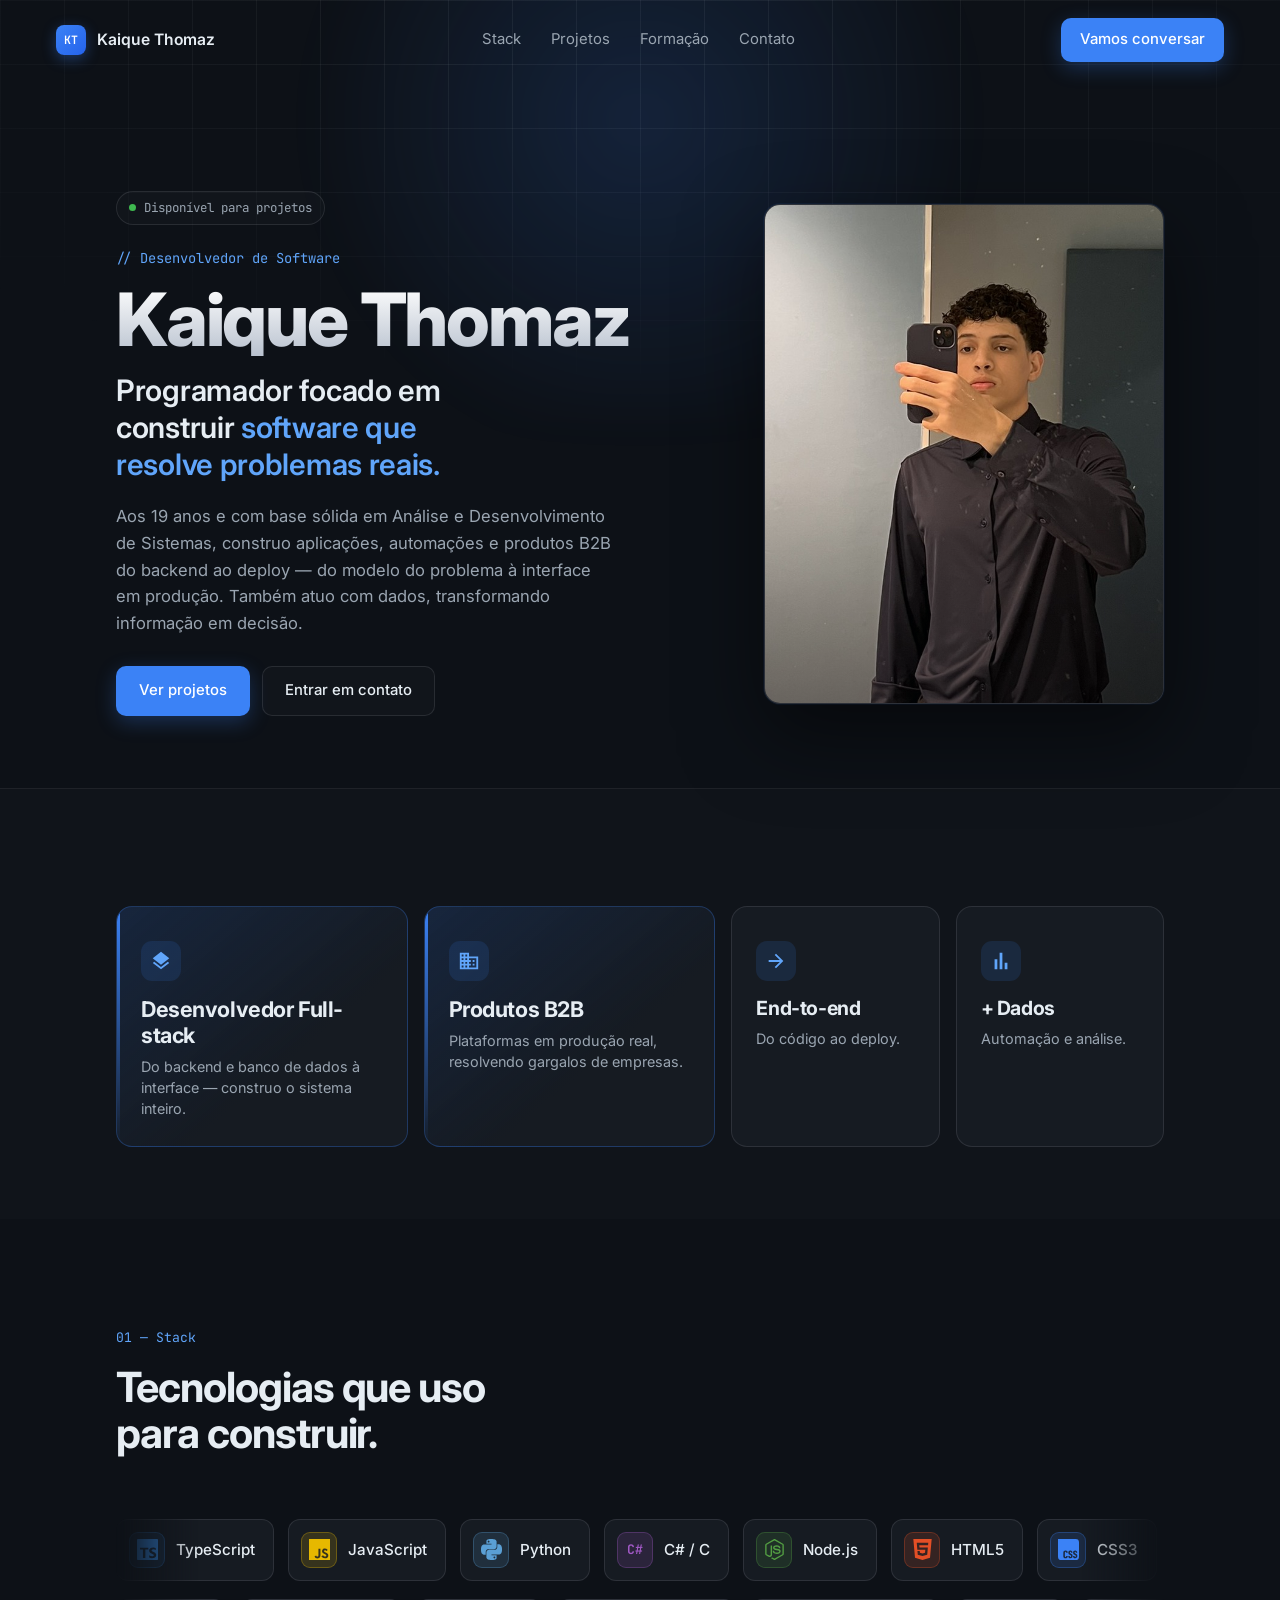
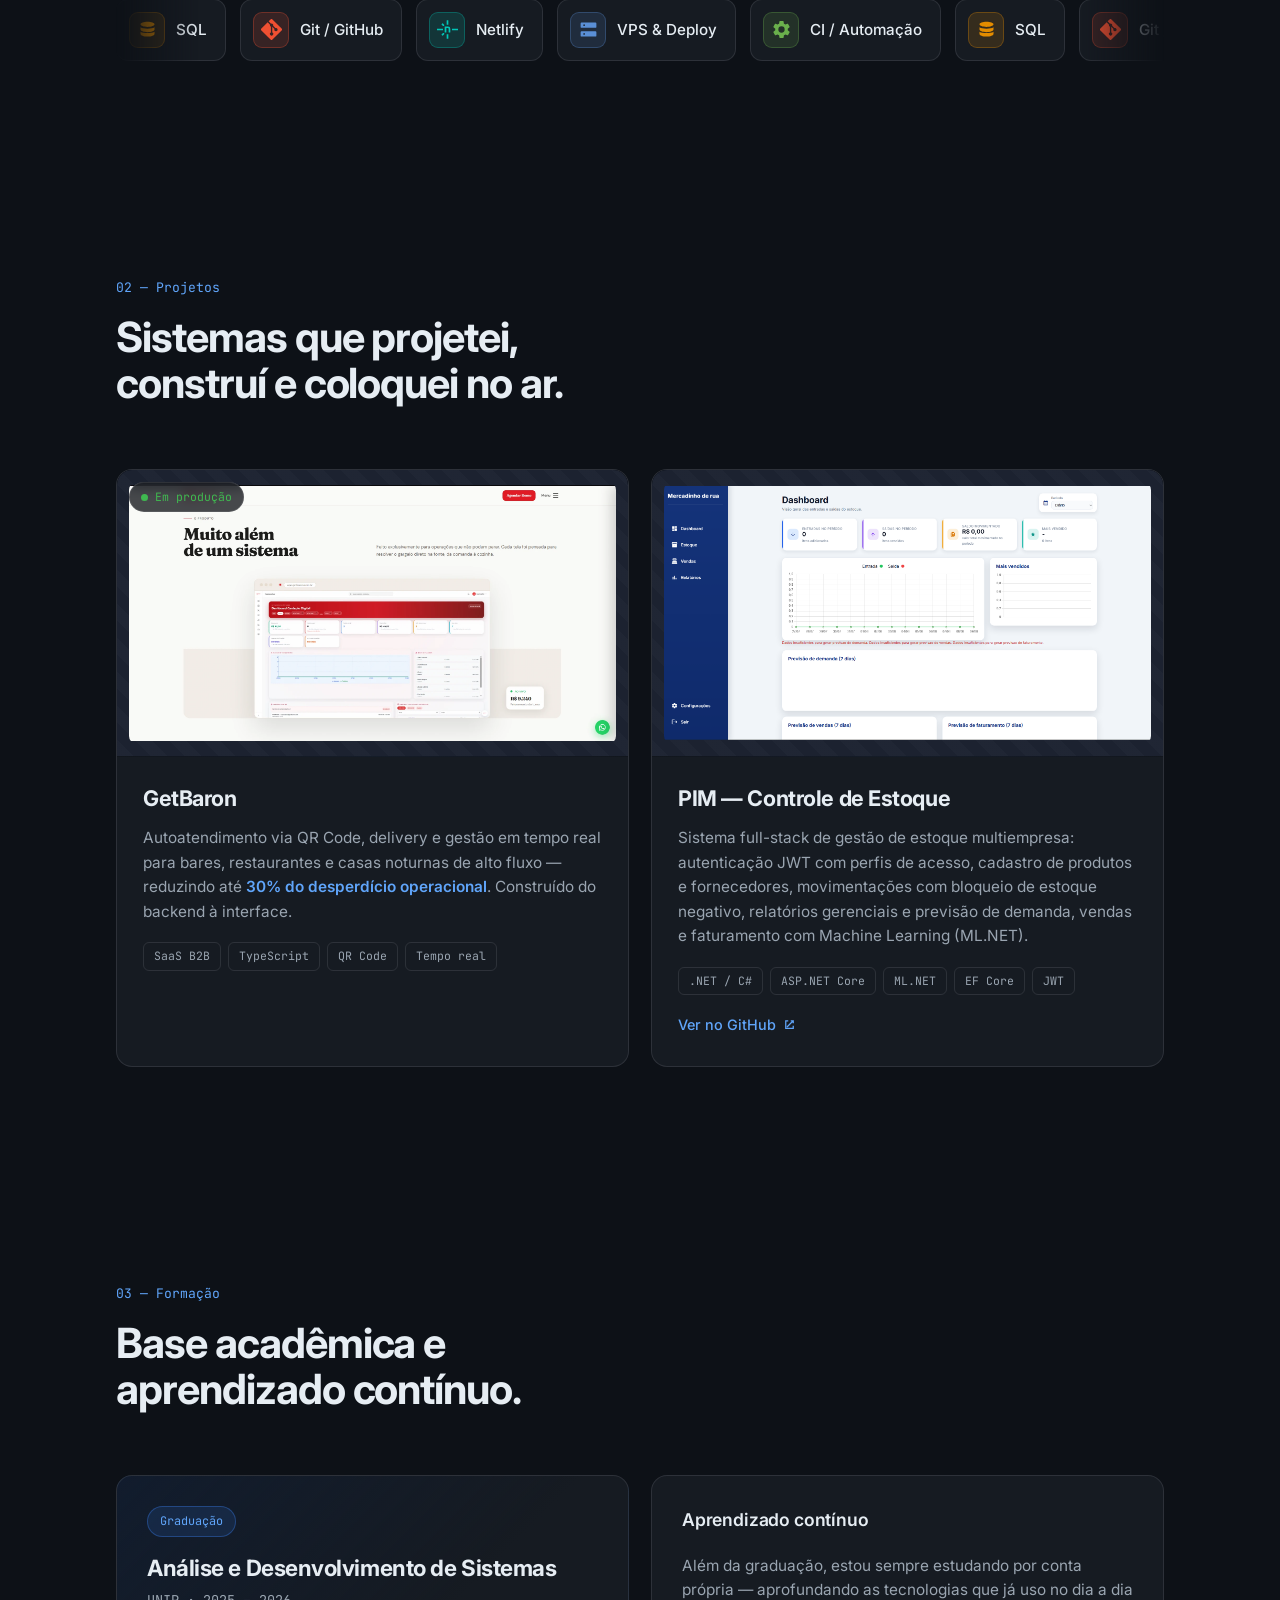
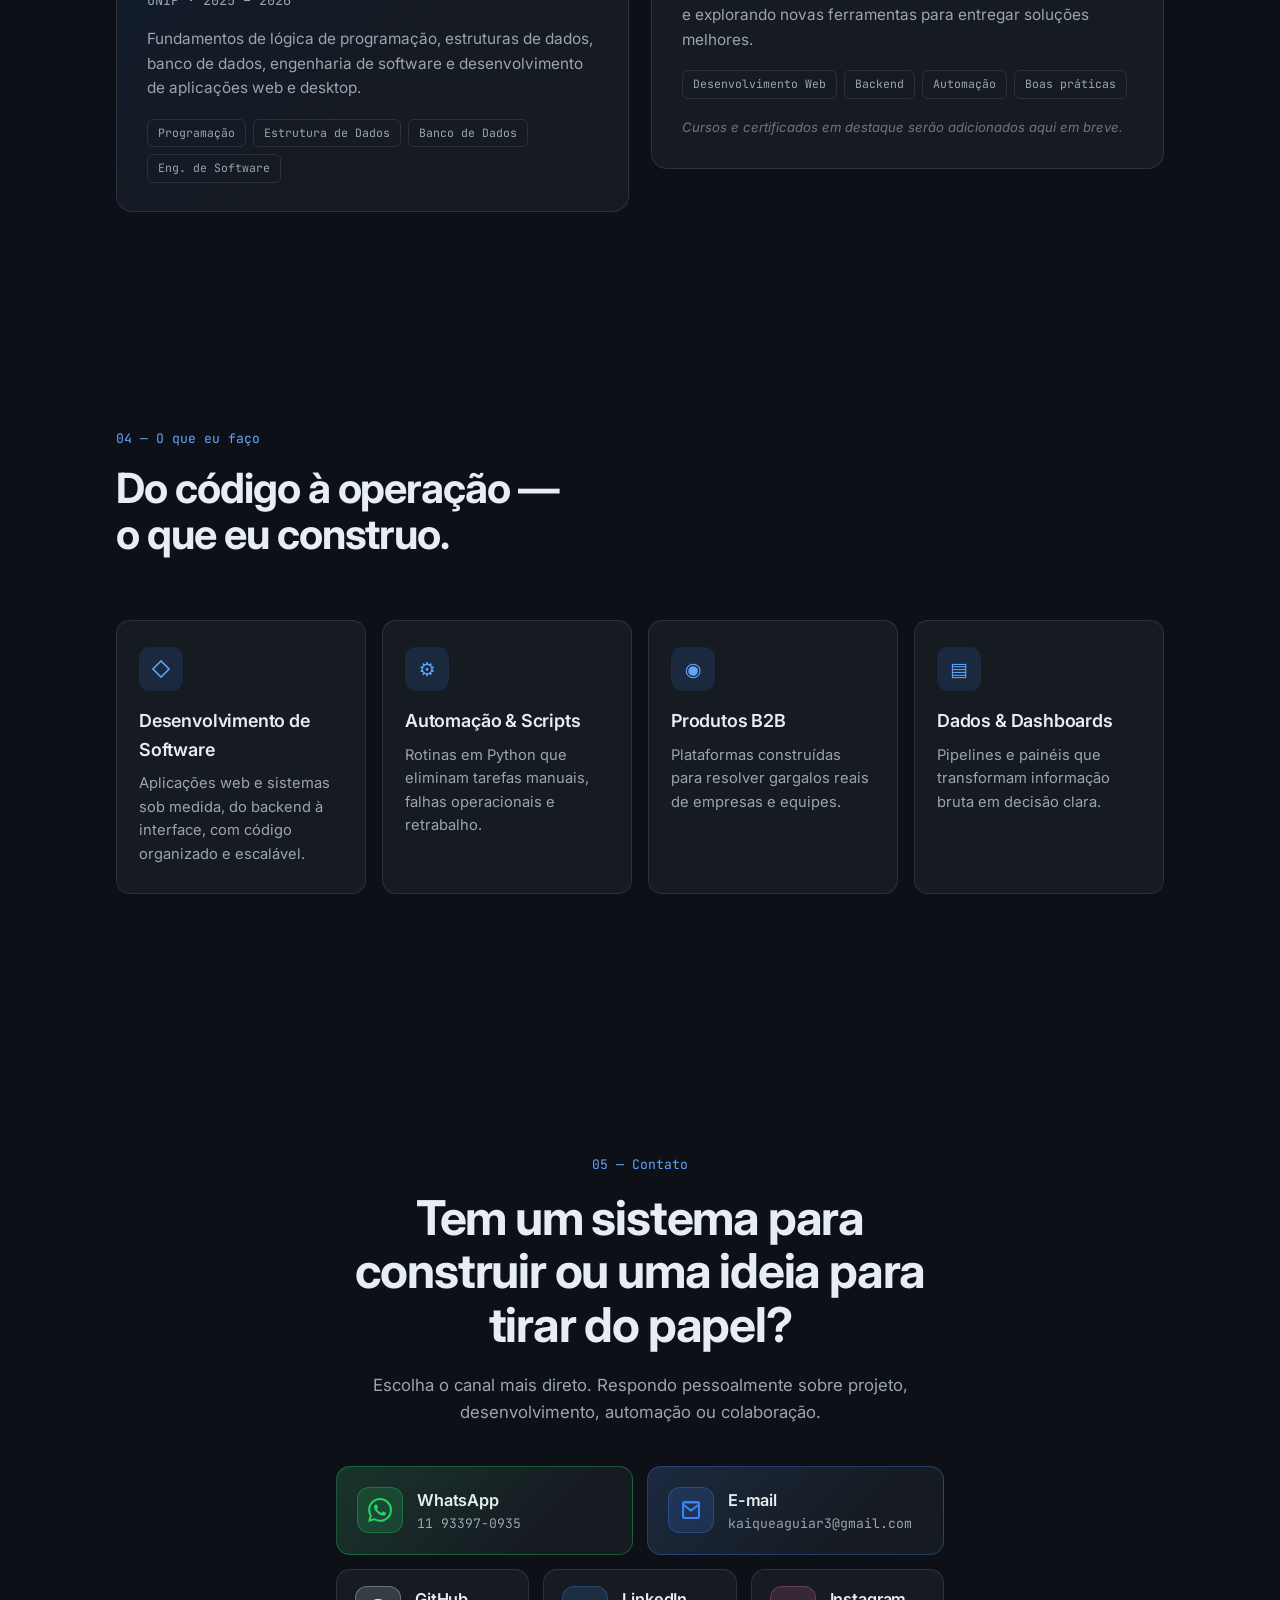
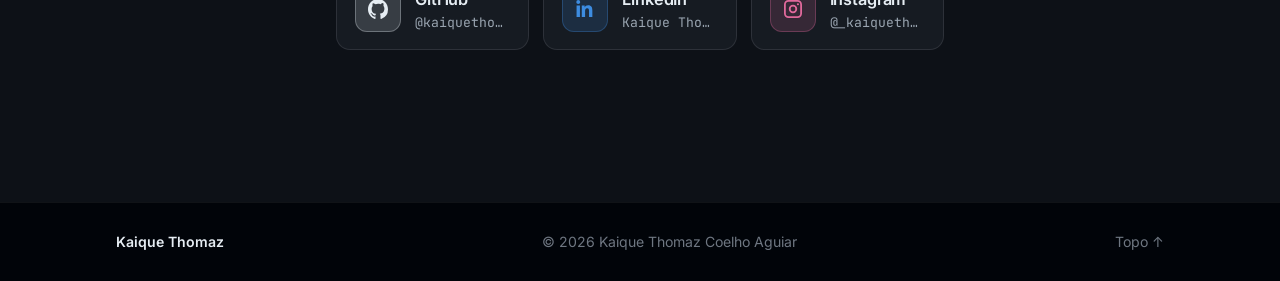
<file: index.html>
<!DOCTYPE html>
<html lang="pt-BR">
  <head>
    <meta charset="UTF-8" />
    <meta name="viewport" content="width=device-width, initial-scale=1.0" />
    <title>Kaique Thomaz — Desenvolvedor de Software</title>
    <meta
      name="description"
      content="Kaique Thomaz é desenvolvedor de software. Constrói aplicações, automações e produtos B2B do backend ao deploy — e também trabalha com dados. Python, TypeScript, C#, SQL."
    />
    <meta name="author" content="Kaique Thomaz Coelho Aguiar" />
    <meta name="theme-color" content="#0d1117" />

    <link rel="icon" type="image/svg+xml" href="assets/favicon.svg" />

    <meta property="og:type" content="website" />
    <meta property="og:url" content="https://kaiquethomaz.netlify.app/" />
    <meta property="og:title" content="Kaique Thomaz — Desenvolvedor de Software" />
    <meta
      property="og:description"
      content="Desenvolvedor de software: aplicações, automações e produtos B2B do backend ao deploy."
    />
    <meta property="og:image" content="https://kaiquethomaz.netlify.app/assets/og-image.png" />
    <meta property="og:image:width" content="1200" />
    <meta property="og:image:height" content="630" />
    <meta name="twitter:card" content="summary_large_image" />
    <meta name="twitter:title" content="Kaique Thomaz — Desenvolvedor de Software" />
    <meta
      name="twitter:description"
      content="Desenvolvedor de software: aplicações, automações e produtos B2B do backend ao deploy."
    />
    <meta name="twitter:image" content="https://kaiquethomaz.netlify.app/assets/og-image.png" />

    <link rel="preconnect" href="https://fonts.googleapis.com" />
    <link rel="preconnect" href="https://fonts.gstatic.com" crossorigin />
    <link
      href="https://fonts.googleapis.com/css2?family=Inter:wght@400;500;600;700;800&family=JetBrains+Mono:wght@400;500;600&display=swap"
      rel="stylesheet"
    />
    <link rel="stylesheet" href="styles.css" />
  </head>
  <body>
    <div class="bg-grid" aria-hidden="true"></div>
    <div class="bg-glow" aria-hidden="true"></div>

    <header class="site-header" data-header>
      <a href="#top" class="brand">
        <span class="brand-mark" aria-hidden="true">KT</span>
        <span class="brand-name">Kaique Thomaz</span>
      </a>
      <nav class="nav" aria-label="Navegação principal">
        <a href="#stack">Stack</a>
        <a href="#trabalho">Projetos</a>
        <a href="#formacao">Formação</a>
        <a href="#contato">Contato</a>
      </nav>
      <a class="btn btn-accent nav-cta" href="#contato">Vamos conversar</a>
    </header>

    <main id="top">
      <!-- HERO -->
      <section class="hero">
        <div class="wrap hero-grid">
          <div class="hero-copy">
            <span class="badge reveal">
              <span class="badge-dot"></span> Disponível para projetos
            </span>
            <p class="kicker reveal">// Desenvolvedor de Software</p>
            <h1 class="hero-title reveal">Kaique Thomaz</h1>
            <p class="hero-role reveal">
              Programador focado em construir
              <span class="accent">software que resolve problemas reais.</span>
            </p>
            <p class="hero-lede reveal">
              Aos 19 anos e com base sólida em Análise e Desenvolvimento de
              Sistemas, construo aplicações, automações e produtos B2B do backend
              ao deploy — do modelo do problema à interface em produção. Também
              atuo com dados, transformando informação em decisão.
            </p>
            <div class="hero-actions reveal">
              <a class="btn btn-accent" href="#trabalho">Ver projetos</a>
              <a class="btn btn-ghost" href="#contato">Entrar em contato</a>
            </div>
          </div>

          <div class="hero-photo reveal">
            <div class="portrait">
              <div class="ph">
                <span class="ph-ico" aria-hidden="true">&#128247;</span>
                <span class="ph-label">sua foto</span>
                <span class="ph-path">assets/kaique.jpg</span>
              </div>
              <img src="assets/kaique.jpg?v=2" alt="Kaique Thomaz" onerror="this.remove()" />
            </div>
          </div>
        </div>
      </section>

      <!-- STATS STRIP -->
      <section class="strip">
        <div class="wrap">
          <p class="strip-eyebrow reveal">// O que eu entrego</p>
          <div class="strip-grid">
            <div class="strip-item feature reveal">
              <span class="strip-ico" aria-hidden="true"><svg viewBox="0 0 24 24"><path d="M11.99 18.54 4.62 12.81 3 14.07l9 7 9-7-1.63-1.27-7.38 5.74ZM12 16l7.36-5.73L21 9l-9-7-9 7 1.63 1.27L12 16Z"/></svg></span>
              <strong>Desenvolvedor Full-stack</strong>
              <span>Do backend e banco de dados à interface — construo o sistema inteiro.</span>
            </div>
            <div class="strip-item feature reveal">
              <span class="strip-ico" aria-hidden="true"><svg viewBox="0 0 24 24"><path d="M12 7V3H2v18h20V7H12ZM6 19H4v-2h2v2Zm0-4H4v-2h2v2Zm0-4H4V9h2v2Zm0-4H4V5h2v2Zm4 12H8v-2h2v2Zm0-4H8v-2h2v2Zm0-4H8V9h2v2Zm0-4H8V5h2v2Zm10 12h-8v-2h2v-2h-2v-2h2v-2h-2V9h8v10Zm-2-8h-2v2h2v-2Zm0 4h-2v2h2v-2Z"/></svg></span>
              <strong>Produtos B2B</strong>
              <span>Plataformas em produção real, resolvendo gargalos de empresas.</span>
            </div>
            <div class="strip-item reveal">
              <span class="strip-ico" aria-hidden="true"><svg viewBox="0 0 24 24"><path d="M4 11h12.17l-5.59-5.59L12 4l8 8-8 8-1.41-1.41L16.17 13H4z"/></svg></span>
              <strong>End-to-end</strong>
              <span>Do código ao deploy.</span>
            </div>
            <div class="strip-item reveal">
              <span class="strip-ico" aria-hidden="true"><svg viewBox="0 0 24 24"><path d="M5 21h3V10H5v11Zm5.5 0h3V3h-3v18ZM16 21h3v-7h-3v7Z"/></svg></span>
              <strong>+ Dados</strong>
              <span>Automação e análise.</span>
            </div>
          </div>
        </div>
      </section>

      <!-- STACK (dev primeiro) -->
      <section id="stack" class="section">
        <div class="wrap">
          <div class="section-head reveal">
            <p class="eyebrow">01 — Stack</p>
            <h2>Tecnologias que uso para construir.</h2>
          </div>
          <div class="carousel reveal" data-carousel>
            <!-- Faixa 1 (rola para a esquerda) — o JS duplica os itens p/ loop -->
            <div class="carousel-mask">
              <div class="carousel-track">
                <span class="tech"><i class="tech-mono" style="--c:#3178c6"><svg viewBox="0 0 24 24" aria-hidden="true"><path d="M1.125 0C.502 0 0 .502 0 1.125v21.75C0 23.498.502 24 1.125 24h21.75c.623 0 1.125-.502 1.125-1.125V1.125C24 .502 23.498 0 22.875 0zm17.363 9.75c.612 0 1.154.037 1.627.111a6.38 6.38 0 0 1 1.306.34v2.458a3.95 3.95 0 0 0-.643-.361 5.093 5.093 0 0 0-.717-.26 5.453 5.453 0 0 0-1.426-.2c-.3 0-.573.028-.819.086a2.1 2.1 0 0 0-.623.242c-.17.104-.3.229-.393.374a.888.888 0 0 0-.14.49c0 .196.053.373.156.529.104.156.252.304.443.444s.423.276.696.41c.273.135.582.274.926.416.47.197.892.407 1.266.628.374.222.695.473.963.753.268.279.472.598.614.957.142.359.214.776.214 1.253 0 .657-.125 1.21-.373 1.656a3.033 3.033 0 0 1-1.012 1.085 4.38 4.38 0 0 1-1.487.596c-.566.12-1.163.18-1.79.18a9.916 9.916 0 0 1-1.84-.164 5.544 5.544 0 0 1-1.512-.493v-2.63a5.033 5.033 0 0 0 3.237 1.2c.333 0 .624-.03.872-.09.249-.06.456-.144.623-.25.166-.108.29-.234.373-.38a1.023 1.023 0 0 0-.074-1.089 2.12 2.12 0 0 0-.537-.5 5.597 5.597 0 0 0-.807-.444 27.72 27.72 0 0 0-1.007-.436c-.918-.383-1.602-.852-2.053-1.405-.45-.553-.676-1.222-.676-2.005 0-.614.123-1.141.369-1.582.246-.441.58-.804 1.004-1.089a4.494 4.494 0 0 1 1.47-.629 7.536 7.536 0 0 1 1.77-.201zm-15.113.188h9.563v2.166H9.506v9.646H6.789v-9.646H3.375z"/></svg></i>TypeScript</span>
                <span class="tech"><i class="tech-mono" style="--c:#e6b800"><svg viewBox="0 0 24 24" aria-hidden="true"><path d="M0 0h24v24H0V0zm22.034 18.276c-.175-1.095-.888-2.015-3.003-2.873-.736-.345-1.554-.585-1.797-1.14-.091-.33-.105-.51-.046-.705.15-.646.915-.84 1.515-.66.39.12.75.42.976.9 1.034-.676 1.034-.676 1.755-1.125-.27-.42-.404-.601-.586-.78-.63-.705-1.469-1.065-2.834-1.034l-.705.089c-.676.165-1.32.525-1.71 1.005-1.14 1.291-.811 3.541.569 4.471 1.365 1.02 3.361 1.244 3.616 2.205.24 1.17-.87 1.545-1.966 1.41-.811-.18-1.26-.586-1.755-1.336l-1.83 1.051c.21.48.45.689.81 1.109 1.74 1.756 6.09 1.666 6.871-1.004.029-.09.24-.705.074-1.65l.046.067zm-8.983-7.245h-2.248c0 1.938-.009 3.864-.009 5.805 0 1.232.063 2.363-.138 2.711-.33.689-1.18.601-1.566.48-.396-.196-.597-.466-.83-.855-.063-.105-.11-.196-.127-.196l-1.825 1.125c.305.63.75 1.172 1.324 1.517.855.51 2.004.675 3.207.405.783-.226 1.458-.691 1.811-1.411.51-.93.402-2.07.397-3.346.012-2.054 0-4.109 0-6.179l.004-.056z"/></svg></i>JavaScript</span>
                <span class="tech"><i class="tech-mono" style="--c:#5a9fd4"><svg viewBox="0 0 24 24" aria-hidden="true"><path d="M14.25.18l.9.2.73.26.59.3.45.32.34.34.25.34.16.33.1.3.04.26.02.2-.01.13V8.5l-.05.63-.13.55-.21.46-.26.38-.3.31-.33.25-.35.19-.35.14-.33.1-.3.07-.26.04-.21.02H8.77l-.69.05-.59.14-.5.22-.41.27-.33.32-.27.35-.2.36-.15.37-.1.35-.07.32-.04.27-.02.21v3.06H3.17l-.21-.03-.28-.07-.32-.12-.35-.18-.36-.26-.36-.36-.35-.46-.32-.59-.28-.73-.21-.88-.14-1.05-.05-1.23.06-1.22.16-1.04.24-.87.32-.71.36-.57.4-.44.42-.33.42-.24.4-.16.36-.1.32-.05.24-.01h.16l.06.01h8.16v-.83H6.18l-.01-2.75-.02-.37.05-.34.11-.31.17-.28.25-.26.31-.23.38-.2.44-.18.51-.15.58-.12.64-.1.71-.06.77-.04.84-.02 1.27.05zm-6.3 1.98l-.23.33-.08.41.08.41.23.34.33.22.41.09.41-.09.33-.22.23-.34.08-.41-.08-.41-.23-.33-.33-.22-.41-.09-.41.09zm13.09 3.95l.28.06.32.12.35.18.36.27.36.35.35.47.32.59.28.73.21.88.14 1.04.05 1.23-.06 1.23-.16 1.04-.24.86-.32.71-.36.57-.4.45-.42.33-.42.24-.4.16-.36.09-.32.05-.24.02-.16-.01h-8.22v.82h5.84l.01 2.76.02.36-.05.34-.11.31-.17.29-.25.25-.31.24-.38.2-.44.17-.51.15-.58.13-.64.09-.71.07-.77.04-.84.01-1.27-.04-1.07-.14-.9-.2-.73-.25-.59-.3-.45-.33-.34-.34-.25-.34-.16-.33-.1-.3-.04-.25-.02-.2.01-.13v-5.34l.05-.64.13-.54.21-.46.26-.38.3-.32.33-.24.35-.2.35-.14.33-.1.3-.06.26-.04.21-.02.13-.01h5.84l.69-.05.59-.14.5-.21.41-.28.33-.32.27-.35.2-.36.15-.36.1-.35.07-.32.04-.28.02-.21V6.07h2.09l.14.01zm-6.47 14.25l-.23.33-.08.41.08.41.23.33.33.23.41.08.41-.08.33-.23.23-.33.08-.41-.08-.41-.23-.33-.33-.23-.41-.08-.41.08z"/></svg></i>Python</span>
                <span class="tech"><i class="tech-mono" style="--c:#a259c6">C#</i>C# / C</span>
                <span class="tech"><i class="tech-mono" style="--c:#539e43"><svg viewBox="0 0 24 24" aria-hidden="true"><path d="M11.998 24c-.321 0-.641-.084-.922-.247l-2.936-1.737c-.438-.245-.224-.332-.08-.383.585-.203.703-.25 1.328-.604.065-.037.151-.023.218.017l2.256 1.339c.082.045.197.045.272 0l8.795-5.076c.082-.047.134-.141.134-.238V6.921c0-.099-.053-.192-.137-.242l-8.791-5.072c-.081-.047-.189-.047-.271 0L3.075 6.68c-.085.049-.139.145-.139.241v10.15c0 .097.054.189.139.235l2.409 1.392c1.307.654 2.108-.116 2.108-.89V7.787c0-.142.114-.253.256-.253h1.115c.139 0 .255.112.255.253v10.021c0 1.745-.95 2.745-2.604 2.745-.508 0-.909 0-2.026-.551L2.28 18.675c-.57-.329-.922-.945-.922-1.604V6.921c0-.659.353-1.275.922-1.603l8.795-5.082c.557-.315 1.296-.315 1.848 0l8.794 5.082c.57.329.924.944.924 1.603v10.15c0 .659-.354 1.273-.924 1.604l-8.794 5.078c-.28.163-.599.247-.925.247zm7.101-10.007c0-1.9-1.284-2.406-3.987-2.763-2.731-.361-3.009-.548-3.009-1.187 0-.528.235-1.233 2.258-1.233 1.807 0 2.473.389 2.747 1.607.024.115.129.199.247.199h1.141c.071 0 .138-.031.186-.081.048-.054.074-.123.067-.196-.177-2.098-1.571-3.076-4.388-3.076-2.508 0-4.004 1.058-4.004 2.833 0 1.925 1.488 2.457 3.895 2.695 2.88.282 3.103.703 3.103 1.269 0 .983-.789 1.402-2.642 1.402-2.327 0-2.839-.584-3.011-1.742-.02-.124-.126-.215-.253-.215h-1.137c-.141 0-.254.112-.254.253 0 1.482.806 3.248 4.655 3.248 2.773 0 4.371-1.097 4.371-3.014z"/></svg></i>Node.js</span>
                <span class="tech"><i class="tech-mono" style="--c:#e34f26"><svg viewBox="0 0 24 24" aria-hidden="true"><path d="M1.5 0h21l-1.91 21.563L11.977 24l-8.564-2.438L1.5 0zm7.031 9.75l-.232-2.718 10.059.003.23-2.622L5.412 4.41l.698 8.01h9.126l-.326 3.426-2.91.804-2.955-.81-.188-2.11H6.248l.33 4.171L12 19.351l5.379-1.443.744-8.157H8.531z"/></svg></i>HTML5</span>
                <span class="tech"><i class="tech-mono" style="--c:#3b82f6"><svg viewBox="0 0 24 24" aria-hidden="true"><path d="M0 0v20.16A3.84 3.84 0 0 0 3.84 24h16.32A3.84 3.84 0 0 0 24 20.16V3.84A3.84 3.84 0 0 0 20.16 0Zm14.256 13.08c1.56 0 2.28 1.08 2.304 2.64h-1.608c.024-.288-.048-.6-.144-.84-.096-.192-.288-.264-.552-.264-.456 0-.696.264-.696.84-.024.576.288.888.768 1.08.72.288 1.608.744 1.92 1.296q.432.648.432 1.656c0 1.608-.912 2.592-2.496 2.592-1.656 0-2.4-1.032-2.424-2.688h1.68c0 .792.264 1.176.792 1.176.264 0 .456-.072.552-.24.192-.312.24-1.176-.048-1.512-.312-.408-.912-.6-1.32-.816q-.828-.396-1.224-.936c-.24-.36-.36-.888-.36-1.536 0-1.44.936-2.472 2.424-2.448m5.4 0c1.584 0 2.304 1.08 2.328 2.64h-1.608c0-.288-.048-.6-.168-.84-.096-.192-.264-.264-.528-.264-.48 0-.72.264-.72.84s.288.888.792 1.08c.696.288 1.608.744 1.92 1.296.264.432.408.984.408 1.656.024 1.608-.888 2.592-2.472 2.592-1.68 0-2.424-1.056-2.448-2.688h1.68c0 .744.264 1.176.792 1.176.264 0 .456-.072.552-.24.216-.312.264-1.176-.048-1.512-.288-.408-.888-.6-1.32-.816-.552-.264-.96-.576-1.2-.936s-.36-.888-.36-1.536c-.024-1.44.912-2.472 2.4-2.448m-11.031.018c.711-.006 1.419.198 1.839.63.432.432.672 1.128.648 1.992H9.336c.024-.456-.096-.792-.432-.96-.312-.144-.768-.048-.888.24-.12.264-.192.576-.168.864v3.504c0 .744.264 1.128.768 1.128a.65.65 0 0 0 .552-.264c.168-.24.192-.552.168-.84h1.776c.096 1.632-.984 2.712-2.568 2.688-1.536 0-2.496-.864-2.472-2.472v-4.032c0-.816.24-1.44.696-1.848.432-.408 1.146-.624 1.857-.63"/></svg></i>CSS3</span>
                <span class="tech"><i class="tech-mono" style="--c:#3b82f6"><svg viewBox="0 0 24 24" aria-hidden="true"><path d="M9.4 16.6 4.8 12l4.6-4.6L8 6l-6 6 6 6 1.4-1.4Zm5.2 0L19.2 12l-4.6-4.6L16 6l6 6-6 6-1.4-1.4Z"/></svg></i>APIs REST</span>
              </div>
            </div>
            <!-- Faixa 2 (rola para a direita) -->
            <div class="carousel-mask">
              <div class="carousel-track reverse">
                <span class="tech"><i class="tech-mono" style="--c:#e38c00"><svg viewBox="0 0 24 24" aria-hidden="true"><path d="M4 6c0-1.66 3.58-3 8-3s8 1.34 8 3-3.58 3-8 3-8-1.34-8-3Zm0 3.5C5.73 10.7 8.7 11 12 11s6.27-.3 8-1.5V12c0 1.66-3.58 3-8 3s-8-1.34-8-3V9.5Zm0 5C5.73 15.7 8.7 16 12 16s6.27-.3 8-1.5V17c0 1.66-3.58 3-8 3s-8-1.34-8-3v-2.5Z"/></svg></i>SQL</span>
                <span class="tech"><i class="tech-mono" style="--c:#f05032"><svg viewBox="0 0 24 24" aria-hidden="true"><path d="M13.09 23.549a1.54 1.54 0 0 1-2.18 0L.451 13.089a1.54 1.54 0 0 1 0-2.179l7.191-7.19 2.733 2.733a1.85 1.85 0 0 0 .964 2.326v6.66a1.849 1.849 0 1 0 1.54 0V8.957l2.508 2.508a1.85 1.85 0 1 0 1.09-1.09l-2.634-2.634a1.85 1.85 0 0 0-2.378-2.377L8.73 2.63 10.91.451a1.54 1.54 0 0 1 2.179 0l10.459 10.46a1.54 1.54 0 0 1 0 2.179z"/></svg></i>Git / GitHub</span>
                <span class="tech"><i class="tech-mono" style="--c:#00c7b7"><svg viewBox="0 0 24 24" aria-hidden="true"><path d="M6.49 19.04h-.23L5.13 17.9v-.23l1.73-1.71h1.2l.15.15v1.2L6.5 19.04ZM5.13 6.31V6.1l1.13-1.13h.23L8.2 6.68v1.2l-.15.15h-1.2L5.13 6.31Zm9.96 9.09h-1.65l-.14-.13v-3.83c0-.68-.27-1.2-1.1-1.23-.42 0-.9 0-1.43.02l-.07.08v4.96l-.14.14H8.9l-.13-.14V8.73l.13-.14h3.7a2.6 2.6 0 0 1 2.61 2.6v4.08l-.13.14Zm-8.37-2.44H.14L0 12.82v-1.64l.14-.14h6.58l.14.14v1.64l-.14.14Zm17.14 0h-6.58l-.14-.14v-1.64l.14-.14h6.58l.14.14v1.64l-.14.14ZM11.05 6.55V1.64l.14-.14h1.65l.14.14v4.9l-.14.14h-1.65l-.14-.13Zm0 15.81v-4.9l.14-.14h1.65l.14.13v4.91l-.14.14h-1.65l-.14-.14Z"/></svg></i>Netlify</span>
                <span class="tech"><i class="tech-mono" style="--c:#5a8fd6"><svg viewBox="0 0 24 24" aria-hidden="true" fill-rule="evenodd"><path d="M4 4h16a1 1 0 0 1 1 1v4a1 1 0 0 1-1 1H4a1 1 0 0 1-1-1V5a1 1 0 0 1 1-1Zm3 4a1 1 0 1 0 0-2 1 1 0 0 0 0 2Zm-3 6h16a1 1 0 0 1 1 1v4a1 1 0 0 1-1 1H4a1 1 0 0 1-1-1v-4a1 1 0 0 1 1-1Zm3 4a1 1 0 1 0 0-2 1 1 0 0 0 0 2Z"/></svg></i>VPS &amp; Deploy</span>
                <span class="tech"><i class="tech-mono" style="--c:#6ab04c"><svg viewBox="0 0 24 24" aria-hidden="true"><path d="M19.14 12.94c.04-.3.06-.61.06-.94 0-.32-.02-.64-.07-.94l2.03-1.58a.49.49 0 0 0 .12-.61l-1.92-3.32a.49.49 0 0 0-.59-.22l-2.39.96c-.5-.38-1.03-.7-1.62-.94l-.36-2.54a.49.49 0 0 0-.48-.41h-3.84a.49.49 0 0 0-.48.41l-.36 2.54c-.59.24-1.13.57-1.62.94l-2.39-.96a.49.49 0 0 0-.59.22L2.74 8.87a.49.49 0 0 0 .12.61l2.03 1.58c-.05.3-.07.62-.07.94 0 .32.02.64.07.94l-2.03 1.58a.49.49 0 0 0-.12.61l1.92 3.32c.12.22.37.29.59.22l2.39-.96c.5.38 1.03.7 1.62.94l.36 2.54c.05.24.24.41.48.41h3.84c.24 0 .44-.17.48-.41l.36-2.54c.59-.24 1.13-.56 1.62-.94l2.39.96c.22.08.47 0 .59-.22l1.92-3.32a.49.49 0 0 0-.12-.61l-2.03-1.58ZM12 15.6A3.6 3.6 0 1 1 12 8.4a3.6 3.6 0 0 1 0 7.2Z"/></svg></i>CI / Automação</span>
              </div>
            </div>
          </div>
        </div>
      </section>

      <!-- PROJETOS (com prints) -->
      <section id="trabalho" class="section">
        <div class="wrap">
          <div class="section-head reveal">
            <p class="eyebrow">02 — Projetos</p>
            <h2>Sistemas que projetei, construí e coloquei no ar.</h2>
          </div>

          <div class="projects">
            <article class="project reveal">
              <!-- PRINT: coloque assets/getbaron.png -->
              <div class="shot">
                <div class="ph">
                  <span class="ph-ico" aria-hidden="true">&#128444;</span>
                  <span class="ph-path">assets/getbaron.png</span>
                </div>
                <img src="assets/getbaron.png" alt="Print do projeto GetBaron"
                     loading="lazy" onerror="this.remove()" />
                <span class="shot-badge"><span class="badge-dot"></span> Em produção</span>
              </div>
              <div class="project-info">
                <h3>GetBaron</h3>
                <p>
                  Autoatendimento via QR Code, delivery e gestão em tempo real
                  para bares, restaurantes e casas noturnas de alto fluxo —
                  reduzindo até <strong>30% do desperdício operacional</strong>.
                  Construído do backend à interface.
                </p>
                <ul class="card-tags">
                  <li>SaaS B2B</li><li>TypeScript</li><li>QR Code</li><li>Tempo real</li>
                </ul>
              </div>
            </article>

            <article class="project reveal">
              <!-- PRINT: coloque assets/engine-estoque.png -->
              <div class="shot">
                <div class="ph">
                  <span class="ph-ico" aria-hidden="true">&#128444;</span>
                  <span class="ph-path">assets/pim.png</span>
                </div>
                <img src="assets/pim.png" alt="Dashboard do PIM — sistema de controle de estoque"
                     loading="lazy" onerror="this.remove()" />
              </div>
              <div class="project-info">
                <h3>PIM — Controle de Estoque</h3>
                <p>
                  Sistema full-stack de gestão de estoque multiempresa:
                  autenticação JWT com perfis de acesso, cadastro de produtos e
                  fornecedores, movimentações com bloqueio de estoque negativo,
                  relatórios gerenciais e previsão de demanda, vendas e
                  faturamento com Machine Learning (ML.NET).
                </p>
                <ul class="card-tags">
                  <li>.NET / C#</li><li>ASP.NET Core</li><li>ML.NET</li><li>EF Core</li><li>JWT</li>
                </ul>
                <a class="project-link" href="https://github.com/kaiquethomaz/PIM" target="_blank" rel="noreferrer">
                  Ver no GitHub
                  <svg viewBox="0 0 24 24" aria-hidden="true"><path d="M14 5h5v5h-2V8.41l-8.29 8.3-1.42-1.42 8.3-8.29H14V5Z M5 5h5v2H7v10h10v-3h2v5H5V5Z"/></svg>
                </a>
              </div>
            </article>
          </div>
        </div>
      </section>

      <!-- FORMAÇÃO -->
      <section id="formacao" class="section">
        <div class="wrap">
          <div class="section-head reveal">
            <p class="eyebrow">03 — Formação</p>
            <h2>Base acadêmica e aprendizado contínuo.</h2>
          </div>

          <div class="edu-grid">
            <!-- GRADUAÇÃO -->
            <article class="edu-main reveal">
              <span class="edu-badge">Graduação</span>
              <h3>Análise e Desenvolvimento de Sistemas</h3>
              <p class="edu-org">UNIP · 2025 – 2026</p>
              <p class="edu-desc">
                Fundamentos de lógica de programação, estruturas de dados, banco de
                dados, engenharia de software e desenvolvimento de aplicações web e
                desktop.
              </p>
              <ul class="edu-tags">
                <li>Programação</li><li>Estrutura de Dados</li><li>Banco de Dados</li><li>Eng. de Software</li>
              </ul>
            </article>

            <!-- APRENDIZADO CONTÍNUO -->
            <div class="courses reveal">
              <h3 class="courses-title">Aprendizado contínuo</h3>
              <p class="edu-desc">
                Além da graduação, estou sempre estudando por conta própria —
                aprofundando as tecnologias que já uso no dia a dia e explorando
                novas ferramentas para entregar soluções melhores.
              </p>
              <ul class="edu-tags">
                <li>Desenvolvimento Web</li><li>Backend</li><li>Automação</li><li>Boas práticas</li>
              </ul>
              <p class="courses-note">
                Cursos e certificados em destaque serão adicionados aqui em breve.
              </p>
            </div>
          </div>
        </div>
      </section>

      <!-- CAPACIDADES -->
      <section id="capacidades" class="section">
        <div class="wrap">
          <div class="section-head reveal">
            <p class="eyebrow">04 — O que eu faço</p>
            <h2>Do código à operação — o que eu construo.</h2>
          </div>

          <div class="cap-grid">
            <article class="cap reveal">
              <span class="cap-ico" aria-hidden="true">&#9671;</span>
              <h3>Desenvolvimento de Software</h3>
              <p>Aplicações web e sistemas sob medida, do backend à interface, com código organizado e escalável.</p>
            </article>
            <article class="cap reveal">
              <span class="cap-ico" aria-hidden="true">&#9881;</span>
              <h3>Automação &amp; Scripts</h3>
              <p>Rotinas em Python que eliminam tarefas manuais, falhas operacionais e retrabalho.</p>
            </article>
            <article class="cap reveal">
              <span class="cap-ico" aria-hidden="true">&#9673;</span>
              <h3>Produtos B2B</h3>
              <p>Plataformas construídas para resolver gargalos reais de empresas e equipes.</p>
            </article>
            <article class="cap reveal">
              <span class="cap-ico" aria-hidden="true">&#9636;</span>
              <h3>Dados &amp; Dashboards</h3>
              <p>Pipelines e painéis que transformam informação bruta em decisão clara.</p>
            </article>
          </div>
        </div>
      </section>

      <!-- CONTATO -->
      <section id="contato" class="section contact">
        <div class="wrap contact-inner reveal">
          <p class="eyebrow">05 — Contato</p>
          <h2 class="contact-title">
            Tem um sistema para construir ou uma ideia para tirar do papel?
          </h2>
          <p class="contact-lede">
            Escolha o canal mais direto. Respondo pessoalmente sobre projeto,
            desenvolvimento, automação ou colaboração.
          </p>
          <div class="channels">
            <a class="channel featured" style="--c:#25d366" href="https://wa.me/5511933970935" target="_blank" rel="noreferrer">
              <span class="channel-ico"><svg viewBox="0 0 24 24" aria-hidden="true"><path d="M17.472 14.382c-.297-.149-1.758-.867-2.03-.967-.273-.099-.471-.148-.67.15-.197.297-.767.966-.94 1.164-.173.199-.347.223-.644.075-.297-.15-1.255-.463-2.39-1.475-.883-.788-1.48-1.761-1.653-2.059-.173-.297-.018-.458.13-.606.134-.133.298-.347.446-.52.149-.174.198-.298.298-.497.099-.198.05-.371-.025-.52-.075-.149-.669-1.612-.916-2.207-.242-.579-.487-.5-.669-.51-.173-.008-.371-.01-.57-.01-.198 0-.52.074-.792.372-.272.297-1.04 1.016-1.04 2.479 0 1.462 1.065 2.875 1.213 3.074.149.198 2.096 3.2 5.077 4.487.709.306 1.262.489 1.694.625.712.227 1.36.195 1.871.118.571-.085 1.758-.719 2.006-1.413.248-.694.248-1.289.173-1.413-.074-.124-.272-.198-.57-.347m-5.421 7.403h-.004a9.87 9.87 0 01-5.031-1.378l-.361-.214-3.741.982.998-3.648-.235-.374a9.86 9.86 0 01-1.51-5.26c.001-5.45 4.436-9.884 9.888-9.884 2.64 0 5.122 1.03 6.988 2.898a9.825 9.825 0 012.893 6.994c-.003 5.45-4.437 9.884-9.885 9.884m8.413-18.297A11.815 11.815 0 0012.05 0C5.495 0 .16 5.335.157 11.892c0 2.096.547 4.142 1.588 5.945L.057 24l6.305-1.654a11.882 11.882 0 005.683 1.448h.005c6.554 0 11.89-5.335 11.893-11.893a11.821 11.821 0 00-3.48-8.413Z"/></svg></span>
              <span class="channel-txt"><strong>WhatsApp</strong><span>11 93397-0935</span></span>
            </a>
            <a class="channel featured" style="--c:#3b82f6" href="mailto:kaiqueaguiar3@gmail.com">
              <span class="channel-ico"><svg viewBox="0 0 24 24" aria-hidden="true"><path d="M3 5.25A2.25 2.25 0 0 1 5.25 3h13.5A2.25 2.25 0 0 1 21 5.25v13.5A2.25 2.25 0 0 1 18.75 21H5.25A2.25 2.25 0 0 1 3 18.75V5.25Zm2.1.49v.17L12 11.3l6.9-5.39v-.17a.15.15 0 0 0-.15-.14H5.25a.15.15 0 0 0-.15.14Zm13.8 2.83L12.55 13.5a.9.9 0 0 1-1.1 0L5.1 8.57v10.18c0 .08.07.15.15.15h13.5c.08 0 .15-.07.15-.15V8.57Z"/></svg></span>
              <span class="channel-txt"><strong>E-mail</strong><span>kaiqueaguiar3@gmail.com</span></span>
            </a>
            <a class="channel" style="--c:#e6edf3" href="https://github.com/kaiquethomaz" target="_blank" rel="noreferrer">
              <span class="channel-ico"><svg viewBox="0 0 24 24" aria-hidden="true"><path d="M12 2C6.48 2 2 6.58 2 12.23c0 4.52 2.87 8.35 6.84 9.71.5.1.68-.22.68-.49 0-.24-.01-1.04-.01-1.88-2.78.62-3.37-1.2-3.37-1.2-.45-1.18-1.11-1.49-1.11-1.49-.91-.64.07-.63.07-.63 1 .08 1.53 1.05 1.53 1.05.9 1.57 2.35 1.12 2.92.85.09-.67.35-1.12.63-1.38-2.22-.26-4.55-1.14-4.55-5.09 0-1.13.39-2.05 1.03-2.78-.11-.26-.45-1.3.1-2.71 0 0 .84-.28 2.75 1.06A9.28 9.28 0 0 1 12 6.84c.85 0 1.71.12 2.51.35 1.91-1.34 2.75-1.06 2.75-1.06.55 1.41.21 2.45.1 2.71.64.73 1.03 1.65 1.03 2.78 0 3.96-2.34 4.83-4.57 5.08.36.32.68.95.68 1.92 0 1.39-.01 2.52-.01 2.86 0 .27.18.59.69.49A10.25 10.25 0 0 0 22 12.23C22 6.58 17.52 2 12 2Z"/></svg></span>
              <span class="channel-txt"><strong>GitHub</strong><span>@kaiquethomaz</span></span>
            </a>
            <a class="channel" style="--c:#3d8ce0" href="https://www.linkedin.com/in/kaique-thomaz-coelho-aguiar-891510310/" target="_blank" rel="noreferrer">
              <span class="channel-ico"><svg viewBox="0 0 24 24" aria-hidden="true"><path d="M6.94 8.5H3.56V20h3.38V8.5ZM5.25 3A1.97 1.97 0 0 0 3.3 4.97c0 1.08.87 1.97 1.95 1.97 1.07 0 1.95-.89 1.95-1.97A1.97 1.97 0 0 0 5.25 3Zm6.84 5.5H8.78V20h3.31v-5.69c0-1.5.28-2.95 2.11-2.95 1.8 0 1.83 1.7 1.83 3.05V20h3.32v-6.27c0-3.08-.66-5.45-4.26-5.45-1.74 0-2.9.98-3.37 1.91h-.05V8.5Z"/></svg></span>
              <span class="channel-txt"><strong>LinkedIn</strong><span>Kaique Thomaz</span></span>
            </a>
            <a class="channel" style="--c:#e1699c" href="https://www.instagram.com/_kaiquethomaz_/" target="_blank" rel="noreferrer">
              <span class="channel-ico"><svg viewBox="0 0 24 24" aria-hidden="true"><path d="M7.5 3h9A4.5 4.5 0 0 1 21 7.5v9a4.5 4.5 0 0 1-4.5 4.5h-9A4.5 4.5 0 0 1 3 16.5v-9A4.5 4.5 0 0 1 7.5 3Zm0 1.8A2.7 2.7 0 0 0 4.8 7.5v9a2.7 2.7 0 0 0 2.7 2.7h9a2.7 2.7 0 0 0 2.7-2.7v-9a2.7 2.7 0 0 0-2.7-2.7h-9Zm9.45 1.35a1.05 1.05 0 1 1 0 2.1 1.05 1.05 0 0 1 0-2.1ZM12 7.8A4.2 4.2 0 1 1 7.8 12 4.2 4.2 0 0 1 12 7.8Zm0 1.8A2.4 2.4 0 1 0 14.4 12 2.4 2.4 0 0 0 12 9.6Z"/></svg></span>
              <span class="channel-txt"><strong>Instagram</strong><span>@_kaiquethomaz_</span></span>
            </a>
          </div>
        </div>
      </section>
    </main>

    <footer class="site-footer">
      <div class="wrap footer-inner">
        <span class="footer-brand">Kaique Thomaz</span>
        <span class="footer-copy">© 2026 Kaique Thomaz Coelho Aguiar</span>
        <a href="#top" class="footer-top">Topo ↑</a>
      </div>
    </footer>

    <script src="script.js"></script>
  </body>
</html>
</file>
<file: styles.css>
/* ============================================================
   Kaique Thomaz — Portfólio
   Design: dev/tech escuro, minimalista (estilo Vercel/Linear).
   Base #0d1117 · acento azul #3b82f6 · Inter + JetBrains Mono.
   ============================================================ */

:root {
  --bg: #0d1117;
  --bg-2: #010409;
  --surface: #161b22;
  --surface-2: #1c2230;
  --border: rgba(240, 246, 252, 0.1);
  --border-soft: rgba(240, 246, 252, 0.06);

  --text: #e6edf3;
  --muted: #9aa5b1;
  --muted-2: #6e7681;

  --accent: #3b82f6;
  --accent-2: #60a5fa;
  --accent-soft: rgba(59, 130, 246, 0.13);
  --green: #3fb950;

  /* syntax */
  --s-com: #7d8590;
  --s-kw: #ff7b72;
  --s-cls: #ffa657;
  --s-str: #a5d6ff;
  --s-fn: #d2a8ff;

  --sans: "Inter", system-ui, -apple-system, sans-serif;
  --mono: "JetBrains Mono", ui-monospace, monospace;

  --wrap: 1160px;
  --gutter: clamp(20px, 5vw, 56px);
  --ease: cubic-bezier(0.22, 1, 0.36, 1);
}

* {
  box-sizing: border-box;
}

html {
  scroll-behavior: smooth;
  -webkit-font-smoothing: antialiased;
  text-rendering: optimizeLegibility;
}

body {
  margin: 0;
  background: var(--bg);
  color: var(--text);
  font-family: var(--sans);
  font-size: 16.5px;
  line-height: 1.6;
}

a {
  color: inherit;
  text-decoration: none;
}

::selection {
  background: var(--accent);
  color: #fff;
}

.accent {
  color: var(--accent-2);
}

/* Fundo: grade sutil + brilho */
.bg-grid {
  position: fixed;
  inset: 0;
  z-index: 0;
  pointer-events: none;
  background-image:
    linear-gradient(var(--border-soft) 1px, transparent 1px),
    linear-gradient(90deg, var(--border-soft) 1px, transparent 1px);
  background-size: 64px 64px;
  mask-image: radial-gradient(ellipse 100% 60% at 50% 0%, #000 20%, transparent 75%);
}
.bg-glow {
  position: fixed;
  top: -20%;
  left: 50%;
  transform: translateX(-50%);
  width: 900px;
  height: 600px;
  z-index: 0;
  pointer-events: none;
  background: radial-gradient(circle, rgba(59, 130, 246, 0.16), transparent 62%);
  filter: blur(20px);
}

.wrap {
  width: 100%;
  max-width: var(--wrap);
  margin: 0 auto;
  padding: 0 var(--gutter);
}

main,
.site-header,
.site-footer {
  position: relative;
  z-index: 2;
}

/* ---------------------------------------------------------------
   Botões
--------------------------------------------------------------- */
.btn {
  display: inline-flex;
  align-items: center;
  justify-content: center;
  gap: 8px;
  padding: 12px 22px;
  border-radius: 10px;
  font-size: 0.93rem;
  font-weight: 500;
  border: 1px solid transparent;
  cursor: pointer;
  transition: transform 0.25s var(--ease), background 0.25s var(--ease),
    border-color 0.25s var(--ease), box-shadow 0.25s var(--ease);
}
.btn:hover {
  transform: translateY(-2px);
}
.btn-accent {
  background: var(--accent);
  color: #fff;
  box-shadow: 0 6px 20px rgba(59, 130, 246, 0.28);
}
.btn-accent:hover {
  background: var(--accent-2);
  box-shadow: 0 10px 28px rgba(59, 130, 246, 0.38);
}
.btn-ghost {
  border-color: var(--border);
  color: var(--text);
  background: rgba(240, 246, 252, 0.02);
}
.btn-ghost:hover {
  border-color: var(--accent);
  color: var(--accent-2);
}

/* ---------------------------------------------------------------
   Header
--------------------------------------------------------------- */
.site-header {
  position: sticky;
  top: 0;
  z-index: 50;
  display: flex;
  align-items: center;
  justify-content: space-between;
  gap: 24px;
  padding: 18px var(--gutter);
  border-bottom: 1px solid transparent;
  transition: background 0.35s var(--ease), border-color 0.35s var(--ease),
    padding 0.35s var(--ease), backdrop-filter 0.35s var(--ease);
}
.site-header.is-stuck {
  background: rgba(13, 17, 23, 0.78);
  backdrop-filter: blur(14px) saturate(1.4);
  border-bottom-color: var(--border-soft);
  padding-top: 12px;
  padding-bottom: 12px;
}
.brand {
  display: inline-flex;
  align-items: center;
  gap: 11px;
  font-weight: 600;
  font-size: 0.98rem;
}
.brand-mark {
  display: grid;
  place-items: center;
  width: 30px;
  height: 30px;
  border-radius: 8px;
  background: linear-gradient(135deg, var(--accent), #2563eb);
  color: #fff;
  font-family: var(--mono);
  font-size: 0.72rem;
  font-weight: 600;
  letter-spacing: 0.02em;
  box-shadow: 0 4px 14px rgba(59, 130, 246, 0.35);
}
.nav {
  display: flex;
  gap: 30px;
  font-size: 0.93rem;
  color: var(--muted);
}
.nav a {
  position: relative;
  padding: 4px 0;
  transition: color 0.2s var(--ease);
}
.nav a::after {
  content: "";
  position: absolute;
  left: 0;
  bottom: 0;
  width: 100%;
  height: 1.5px;
  background: var(--accent);
  transform: scaleX(0);
  transform-origin: left;
  transition: transform 0.3s var(--ease);
}
.nav a:hover {
  color: var(--text);
}
.nav a:hover::after {
  transform: scaleX(1);
}
.nav-cta {
  padding: 9px 18px;
}

/* ---------------------------------------------------------------
   Hero
--------------------------------------------------------------- */
.hero {
  padding: clamp(56px, 10vw, 110px) 0 clamp(40px, 6vw, 72px);
}
.hero-grid {
  display: grid;
  grid-template-columns: 1.05fr 0.95fr;
  gap: clamp(32px, 5vw, 64px);
  align-items: center;
}
.badge {
  display: inline-flex;
  align-items: center;
  gap: 8px;
  font-family: var(--mono);
  font-size: 0.78rem;
  color: var(--muted);
  padding: 6px 12px;
  border: 1px solid var(--border);
  border-radius: 999px;
  background: rgba(240, 246, 252, 0.02);
}
.badge-dot {
  width: 7px;
  height: 7px;
  border-radius: 50%;
  background: var(--green);
  box-shadow: 0 0 0 0 rgba(63, 185, 80, 0.6);
  animation: pulse 2.4s infinite;
}
@keyframes pulse {
  0% { box-shadow: 0 0 0 0 rgba(63, 185, 80, 0.5); }
  70% { box-shadow: 0 0 0 7px rgba(63, 185, 80, 0); }
  100% { box-shadow: 0 0 0 0 rgba(63, 185, 80, 0); }
}
.kicker {
  font-family: var(--mono);
  font-size: 0.86rem;
  color: var(--accent-2);
  margin: 22px 0 14px;
}
.hero-title {
  font-size: clamp(2.8rem, 6.5vw, 4.6rem);
  font-weight: 800;
  line-height: 1;
  letter-spacing: -0.03em;
  margin: 0;
  background: linear-gradient(180deg, #fff, #b9c2cf);
  -webkit-background-clip: text;
  background-clip: text;
  color: transparent;
}
.hero-role {
  margin: 16px 0 0;
  font-size: clamp(1.25rem, 2.6vw, 1.85rem);
  font-weight: 600;
  line-height: 1.25;
  letter-spacing: -0.01em;
  max-width: 20ch;
}
.hero-lede {
  margin: 20px 0 0;
  max-width: 50ch;
  color: var(--muted);
  font-size: 1.04rem;
}
.hero-actions {
  display: flex;
  flex-wrap: wrap;
  gap: 12px;
  margin-top: 30px;
}
.hero-chips {
  display: flex;
  flex-wrap: wrap;
  gap: 8px;
  margin: 34px 0 0;
  padding: 0;
  list-style: none;
}
.hero-chips li {
  font-family: var(--mono);
  font-size: 0.78rem;
  color: var(--muted);
  padding: 5px 12px;
  border: 1px solid var(--border);
  border-radius: 8px;
  background: rgba(240, 246, 252, 0.02);
}

/* Foto no hero */
.hero-photo {
  display: flex;
  justify-content: flex-end;
}
.hero-photo .portrait {
  width: 100%;
  max-width: 400px;
  box-shadow: 0 30px 80px rgba(0, 0, 0, 0.5), 0 0 0 1px rgba(59, 130, 246, 0.08);
}
.hero-photo .portrait::after {
  content: "";
  position: absolute;
  inset: 0;
  z-index: 3;
  pointer-events: none;
  background: linear-gradient(180deg, transparent 55%, rgba(1, 4, 9, 0.35));
}

/* Code window (legado — mantido caso volte a usar) */
.hero-code {
  perspective: 1200px;
}
.code-window {
  border: 1px solid var(--border);
  border-radius: 14px;
  background: linear-gradient(180deg, #10151d, #0c1119);
  box-shadow: 0 30px 80px rgba(0, 0, 0, 0.55), 0 0 0 1px rgba(59, 130, 246, 0.06);
  overflow: hidden;
  transition: transform 0.5s var(--ease);
}
.code-window:hover {
  transform: translateY(-4px);
}
.code-bar {
  display: flex;
  align-items: center;
  gap: 12px;
  padding: 12px 16px;
  border-bottom: 1px solid var(--border-soft);
  background: rgba(240, 246, 252, 0.02);
}
.code-dots {
  display: inline-flex;
  gap: 7px;
}
.code-dots i {
  width: 11px;
  height: 11px;
  border-radius: 50%;
  background: #30363d;
}
.code-dots i:nth-child(1) { background: #ff5f57; }
.code-dots i:nth-child(2) { background: #febc2e; }
.code-dots i:nth-child(3) { background: #28c840; }
.code-file {
  font-family: var(--mono);
  font-size: 0.78rem;
  color: var(--muted-2);
}
.code-body {
  margin: 0;
  padding: 20px 22px 24px;
  font-family: var(--mono);
  font-size: 0.86rem;
  line-height: 1.7;
  color: #c9d1d9;
  overflow-x: auto;
}
.code-body code { white-space: pre; }
.c-com { color: var(--s-com); font-style: italic; }
.c-kw { color: var(--s-kw); }
.c-cls { color: var(--s-cls); }
.c-str { color: var(--s-str); }
.c-fn { color: var(--s-fn); }

/* ---------------------------------------------------------------
   Strip — o que eu entrego (com destaque)
--------------------------------------------------------------- */
.strip {
  padding: clamp(40px, 6vw, 72px) 0;
  border-top: 1px solid var(--border-soft);
  background: rgba(240, 246, 252, 0.015);
}
.strip-eyebrow {
  font-family: var(--mono);
  font-size: 0.82rem;
  color: var(--accent-2);
  margin: 0 0 24px;
}
.strip-grid {
  display: grid;
  grid-template-columns: 1.4fr 1.4fr 1fr 1fr;
  gap: 16px;
}
.strip-item {
  position: relative;
  padding: 26px 24px;
  border: 1px solid var(--border);
  border-radius: 16px;
  background: var(--surface);
  overflow: hidden;
  transition: transform 0.3s var(--ease), border-color 0.3s var(--ease);
}
.strip-item:hover {
  transform: translateY(-4px);
  border-color: rgba(59, 130, 246, 0.4);
}
/* Cards de destaque: Full-stack e B2B */
.strip-item.feature {
  background: linear-gradient(140deg, rgba(59, 130, 246, 0.16), var(--surface) 62%);
  border-color: rgba(59, 130, 246, 0.28);
}
.strip-item.feature::before {
  content: "";
  position: absolute;
  left: 0;
  top: 0;
  height: 100%;
  width: 3px;
  background: linear-gradient(180deg, var(--accent), transparent);
}
.strip-item .strip-ico {
  display: grid;
  place-items: center;
  width: 40px;
  height: 40px;
  border-radius: 11px;
  background: var(--accent-soft);
  color: var(--accent-2);
  font-size: 1.1rem;
  margin-bottom: 16px;
}
.strip-ico svg {
  width: 22px;
  height: 22px;
  fill: currentColor;
}
.strip-item strong {
  display: block;
  font-size: 1.22rem;
  font-weight: 700;
  letter-spacing: -0.02em;
  color: var(--text);
  line-height: 1.2;
}
.strip-item.feature strong {
  font-size: 1.35rem;
}
.strip-item span {
  display: block;
  margin-top: 8px;
  font-size: 0.9rem;
  line-height: 1.45;
  color: var(--muted);
}

/* ---------------------------------------------------------------
   Seções genéricas
--------------------------------------------------------------- */
.section {
  padding: clamp(64px, 9vw, 108px) 0;
}
.eyebrow {
  font-family: var(--mono);
  font-size: 0.82rem;
  color: var(--accent-2);
  margin: 0 0 16px;
}
.section-head {
  max-width: 46ch;
  margin-bottom: clamp(40px, 5vw, 62px);
}
.section-head h2 {
  font-size: clamp(1.7rem, 3.6vw, 2.6rem);
  font-weight: 700;
  line-height: 1.12;
  letter-spacing: -0.025em;
  margin: 0;
}

/* ---- Sobre ---- */
.about-grid {
  display: grid;
  grid-template-columns: 340px 1fr;
  gap: clamp(28px, 5vw, 56px);
  align-items: start;
}
.about-text {
  display: grid;
  gap: 18px;
  color: var(--muted);
}
.about-text p {
  margin: 0;
}
.about-lead {
  font-size: clamp(1.2rem, 2vw, 1.5rem);
  font-weight: 500;
  line-height: 1.4;
  letter-spacing: -0.01em;
  color: var(--text) !important;
}
.about-tags {
  display: flex;
  flex-wrap: wrap;
  gap: 8px;
  margin-top: 6px;
}
.about-tags span {
  font-family: var(--mono);
  font-size: 0.76rem;
  color: var(--muted);
  padding: 5px 12px;
  border: 1px solid var(--border);
  border-radius: 999px;
}

/* Placeholder genérico de imagem (foto e prints) */
.ph {
  position: absolute;
  inset: 0;
  z-index: 1;
  display: grid;
  place-content: center;
  justify-items: center;
  gap: 8px;
  text-align: center;
  padding: 16px;
  background:
    repeating-linear-gradient(45deg, rgba(240, 246, 252, 0.02) 0 12px, transparent 12px 24px),
    var(--surface-2);
}
.ph-ico {
  font-size: 1.7rem;
  opacity: 0.7;
}
.ph-label {
  font-family: var(--mono);
  font-size: 0.8rem;
  color: var(--muted);
}
.ph-path {
  font-family: var(--mono);
  font-size: 0.72rem;
  color: var(--muted-2);
  padding: 3px 8px;
  border: 1px dashed var(--border);
  border-radius: 6px;
}

/* Retrato (sua foto) */
.portrait {
  position: relative;
  aspect-ratio: 4 / 5;
  border-radius: 16px;
  overflow: hidden;
  border: 1px solid var(--border);
  background: var(--surface);
}
.portrait img {
  position: absolute;
  inset: 0;
  z-index: 2;
  width: 100%;
  height: 100%;
  object-fit: cover;
}

/* ---------------------------------------------------------------
   Projetos (com print)
--------------------------------------------------------------- */
.projects {
  display: grid;
  grid-template-columns: repeat(2, 1fr);
  gap: 22px;
}
.project {
  border: 1px solid var(--border);
  border-radius: 16px;
  background: var(--surface);
  overflow: hidden;
  transition: transform 0.35s var(--ease), border-color 0.35s var(--ease);
}
.project:hover {
  transform: translateY(-4px);
  border-color: rgba(59, 130, 246, 0.35);
}
.shot {
  position: relative;
  aspect-ratio: 16 / 9;
  overflow: hidden;
  border-bottom: 1px solid var(--border-soft);
  background:
    radial-gradient(120% 120% at 50% 0%, rgba(59, 130, 246, 0.08), transparent 60%),
    var(--bg-2);
}
.shot img {
  position: absolute;
  inset: 12px;
  z-index: 2;
  width: calc(100% - 24px);
  height: calc(100% - 24px);
  object-fit: contain;
  border-radius: 8px;
  transition: transform 0.5s var(--ease);
}
.project:hover .shot img {
  transform: scale(1.02);
}
.shot-badge {
  position: absolute;
  z-index: 3;
  top: 12px;
  left: 12px;
  display: inline-flex;
  align-items: center;
  gap: 7px;
  font-family: var(--mono);
  font-size: 0.72rem;
  color: var(--green);
  padding: 5px 11px;
  border-radius: 999px;
  background: rgba(1, 4, 9, 0.72);
  backdrop-filter: blur(6px);
  border: 1px solid var(--border);
}
.project-info {
  padding: 24px 26px 28px;
}
.project-info h3 {
  font-size: 1.35rem;
  font-weight: 700;
  letter-spacing: -0.02em;
  margin: 0 0 10px;
}
.project-info p {
  margin: 0 0 18px;
  color: var(--muted);
  font-size: 0.96rem;
}
.project-info p strong {
  color: var(--accent-2);
  font-weight: 600;
}
.card-tags {
  display: flex;
  flex-wrap: wrap;
  gap: 7px;
  margin: 0;
  padding: 0;
  list-style: none;
}
.card-tags li {
  font-family: var(--mono);
  font-size: 0.72rem;
  color: var(--muted);
  padding: 4px 10px;
  border: 1px solid var(--border);
  border-radius: 6px;
}
.project-link {
  display: inline-flex;
  align-items: center;
  gap: 6px;
  margin-top: 18px;
  font-size: 0.9rem;
  font-weight: 500;
  color: var(--accent-2);
  transition: gap 0.25s var(--ease), color 0.25s var(--ease);
}
.project-link svg {
  width: 15px;
  height: 15px;
  fill: currentColor;
}
.project-link:hover {
  gap: 10px;
  color: #93c5fd;
}

/* ---------------------------------------------------------------
   Formação
--------------------------------------------------------------- */
.edu-grid {
  display: grid;
  grid-template-columns: 1fr 1fr;
  gap: 22px;
  align-items: start;
}
.edu-main {
  padding: 30px 30px 28px;
  border: 1px solid var(--border);
  border-radius: 16px;
  background: linear-gradient(135deg, rgba(59, 130, 246, 0.1), var(--surface) 55%);
}
.edu-badge {
  display: inline-block;
  font-family: var(--mono);
  font-size: 0.74rem;
  color: var(--accent-2);
  padding: 5px 12px;
  border: 1px solid rgba(59, 130, 246, 0.35);
  border-radius: 999px;
  background: var(--accent-soft);
  margin-bottom: 18px;
}
.edu-main h3 {
  font-size: 1.4rem;
  font-weight: 700;
  letter-spacing: -0.02em;
  margin: 0 0 8px;
  line-height: 1.2;
}
.edu-org {
  font-family: var(--mono);
  font-size: 0.85rem;
  color: var(--muted);
  margin: 0 0 16px;
}
.edu-desc {
  margin: 0 0 18px;
  color: var(--muted);
  font-size: 0.96rem;
}
.edu-tags {
  display: flex;
  flex-wrap: wrap;
  gap: 7px;
  margin: 0;
  padding: 0;
  list-style: none;
}
.edu-tags li {
  font-family: var(--mono);
  font-size: 0.72rem;
  color: var(--muted);
  padding: 4px 10px;
  border: 1px solid var(--border);
  border-radius: 6px;
}
.courses {
  padding: 30px;
  border: 1px solid var(--border);
  border-radius: 16px;
  background: var(--surface);
}
.courses-title {
  font-size: 1.1rem;
  font-weight: 600;
  margin: 0 0 20px;
  letter-spacing: -0.01em;
}
.course-list {
  display: grid;
  gap: 4px;
  margin: 0;
  padding: 0;
  list-style: none;
}
.course {
  display: flex;
  align-items: center;
  gap: 14px;
  padding: 14px 12px;
  border-radius: 10px;
  transition: background 0.25s var(--ease);
}
.course:hover {
  background: rgba(240, 246, 252, 0.03);
}
.course + .course {
  border-top: 1px solid var(--border-soft);
}
.course-ico {
  display: grid;
  place-items: center;
  width: 30px;
  height: 30px;
  flex: none;
  border-radius: 8px;
  background: var(--accent-soft);
  color: var(--accent-2);
  font-size: 0.8rem;
}
.course-info {
  display: flex;
  flex-direction: column;
}
.course-info strong {
  font-size: 0.98rem;
  font-weight: 600;
}
.course-info span {
  font-family: var(--mono);
  font-size: 0.78rem;
  color: var(--muted-2);
  margin-top: 2px;
}
.courses-note {
  margin: 18px 0 0;
  font-size: 0.82rem;
  color: var(--muted-2);
  font-style: italic;
}

/* ---------------------------------------------------------------
   Capacidades
--------------------------------------------------------------- */
.cap-grid {
  display: grid;
  grid-template-columns: repeat(4, 1fr);
  gap: 16px;
}
.cap {
  padding: 26px 22px;
  border: 1px solid var(--border);
  border-radius: 14px;
  background: var(--surface);
  transition: transform 0.3s var(--ease), border-color 0.3s var(--ease);
}
.cap:hover {
  transform: translateY(-4px);
  border-color: rgba(59, 130, 246, 0.35);
}
.cap-ico {
  display: grid;
  place-items: center;
  width: 44px;
  height: 44px;
  border-radius: 11px;
  background: var(--accent-soft);
  color: var(--accent-2);
  font-size: 1.2rem;
  margin-bottom: 16px;
}
.cap h3 {
  font-size: 1.12rem;
  font-weight: 600;
  margin: 0 0 8px;
  letter-spacing: -0.01em;
}
.cap p {
  margin: 0;
  color: var(--muted);
  font-size: 0.92rem;
}

/* ---------------------------------------------------------------
   Stack — carrossel de tecnologias
--------------------------------------------------------------- */
.carousel {
  display: grid;
  gap: 18px;
}
.carousel-mask {
  overflow: hidden;
  -webkit-mask-image: linear-gradient(
    90deg,
    transparent,
    #000 8%,
    #000 92%,
    transparent
  );
  mask-image: linear-gradient(90deg, transparent, #000 8%, #000 92%, transparent);
}
.carousel-track {
  display: inline-flex;
  gap: 14px;
  width: max-content;
  animation: marquee 32s linear infinite;
}
.carousel-track.reverse {
  animation-direction: reverse;
  animation-duration: 38s;
}
.carousel:hover .carousel-track {
  animation-play-state: paused;
}
@keyframes marquee {
  from { transform: translateX(0); }
  to { transform: translateX(-50%); }
}
.tech {
  display: inline-flex;
  align-items: center;
  gap: 11px;
  flex: none;
  padding: 12px 18px 12px 12px;
  border: 1px solid var(--border);
  border-radius: 12px;
  background: var(--surface);
  font-size: 0.95rem;
  font-weight: 500;
  white-space: nowrap;
  transition: border-color 0.25s var(--ease), transform 0.25s var(--ease),
    background 0.25s var(--ease);
}
.tech:hover {
  border-color: color-mix(in srgb, var(--c) 60%, transparent);
  background: var(--surface-2);
  transform: translateY(-3px);
}
.tech-mono {
  display: grid;
  place-items: center;
  min-width: 36px;
  height: 36px;
  padding: 0 6px;
  border-radius: 9px;
  font-family: var(--mono);
  font-size: 0.82rem;
  font-weight: 600;
  font-style: normal;
  color: var(--c);
  background: color-mix(in srgb, var(--c) 15%, transparent);
  box-shadow: inset 0 0 0 1px color-mix(in srgb, var(--c) 30%, transparent);
}
.tech-mono svg {
  width: 21px;
  height: 21px;
  fill: currentColor;
}

/* ---------------------------------------------------------------
   Contato
--------------------------------------------------------------- */
.contact-inner {
  max-width: 720px;
  padding-top: 44px;
  padding-bottom: 44px;
  text-align: center;
  margin-left: auto;
  margin-right: auto;
}
.contact .eyebrow {
  text-align: center;
}
.contact-title {
  font-size: clamp(1.8rem, 4vw, 3rem);
  font-weight: 700;
  line-height: 1.12;
  letter-spacing: -0.025em;
  margin: 0 auto;
  max-width: 22ch;
}
.contact-lede {
  margin: 20px auto 0;
  max-width: 50ch;
  color: var(--muted);
  font-size: 1.05rem;
}
.channels {
  display: grid;
  grid-template-columns: repeat(6, 1fr);
  gap: 14px;
  margin-top: 40px;
  text-align: left;
}
.channel.featured {
  grid-column: span 3;
}
.channel:not(.featured) {
  grid-column: span 2;
}
.channel {
  display: flex;
  align-items: center;
  gap: 14px;
  padding: 16px 18px;
  border: 1px solid var(--border);
  border-radius: 14px;
  background: var(--surface);
  transition: transform 0.28s var(--ease), border-color 0.28s var(--ease),
    background 0.28s var(--ease);
}
.channel:hover {
  transform: translateY(-4px);
  border-color: color-mix(in srgb, var(--c) 55%, transparent);
  background: var(--surface-2);
}
.channel-ico {
  display: grid;
  place-items: center;
  width: 46px;
  height: 46px;
  flex: none;
  border-radius: 12px;
  color: var(--c);
  background: color-mix(in srgb, var(--c) 16%, transparent);
  box-shadow: inset 0 0 0 1px color-mix(in srgb, var(--c) 30%, transparent);
}
.channel-ico svg {
  width: 24px;
  height: 24px;
  fill: currentColor;
}
.channel-txt {
  display: flex;
  flex-direction: column;
  min-width: 0;
}
.channel-txt strong {
  font-size: 1.02rem;
  font-weight: 600;
  letter-spacing: -0.01em;
}
.channel-txt span {
  font-family: var(--mono);
  font-size: 0.82rem;
  color: var(--muted);
  overflow: hidden;
  text-overflow: ellipsis;
  white-space: nowrap;
}
/* WhatsApp e E-mail em destaque */
.channel.featured {
  padding: 20px;
  background: linear-gradient(135deg, color-mix(in srgb, var(--c) 14%, var(--surface)), var(--surface) 70%);
  border-color: color-mix(in srgb, var(--c) 32%, transparent);
}

/* ---------------------------------------------------------------
   Footer
--------------------------------------------------------------- */
.site-footer {
  padding: 28px 0;
  border-top: 1px solid var(--border-soft);
  background: var(--bg-2);
}
.footer-inner {
  display: flex;
  align-items: center;
  justify-content: space-between;
  gap: 16px;
  flex-wrap: wrap;
  font-size: 0.88rem;
  color: var(--muted-2);
}
.footer-brand {
  font-weight: 600;
  color: var(--text);
}
.footer-top {
  transition: color 0.2s var(--ease);
}
.footer-top:hover {
  color: var(--accent-2);
}

/* ---------------------------------------------------------------
   Reveal
--------------------------------------------------------------- */
.js .reveal {
  opacity: 0;
  transform: translateY(20px);
  transition: opacity 0.7s var(--ease), transform 0.7s var(--ease);
}
.js .reveal.in {
  opacity: 1;
  transform: none;
}

/* ---------------------------------------------------------------
   Responsivo
--------------------------------------------------------------- */
@media (max-width: 900px) {
  .nav {
    display: none;
  }
  .hero-grid {
    grid-template-columns: 1fr;
  }
  .hero-photo {
    justify-content: flex-start;
  }
  .hero-photo .portrait {
    max-width: 300px;
  }
  .about-grid {
    grid-template-columns: 1fr;
  }
  .portrait {
    max-width: 320px;
  }
  .projects {
    grid-template-columns: 1fr;
  }
  .edu-grid {
    grid-template-columns: 1fr;
  }
  .cap-grid {
    grid-template-columns: repeat(2, 1fr);
  }
  .strip-grid {
    grid-template-columns: repeat(2, 1fr);
    gap: 14px;
  }
  .stack-row {
    grid-template-columns: 1fr;
    gap: 12px;
  }
}

@media (max-width: 560px) {
  body {
    font-size: 16px;
  }
  .nav-cta {
    display: none;
  }
  .cap-grid {
    grid-template-columns: 1fr;
  }
  .strip-grid {
    grid-template-columns: 1fr;
  }
  .btn {
    width: 100%;
  }
  .hero-actions,
  .contact-actions {
    width: 100%;
  }
  .channels {
    grid-template-columns: 1fr;
  }
  .channel.featured,
  .channel:not(.featured) {
    grid-column: auto;
  }
}

@media (prefers-reduced-motion: reduce) {
  * {
    animation-duration: 0.001ms !important;
    transition-duration: 0.001ms !important;
  }
  .js .reveal {
    opacity: 1;
    transform: none;
  }
}
</file>
